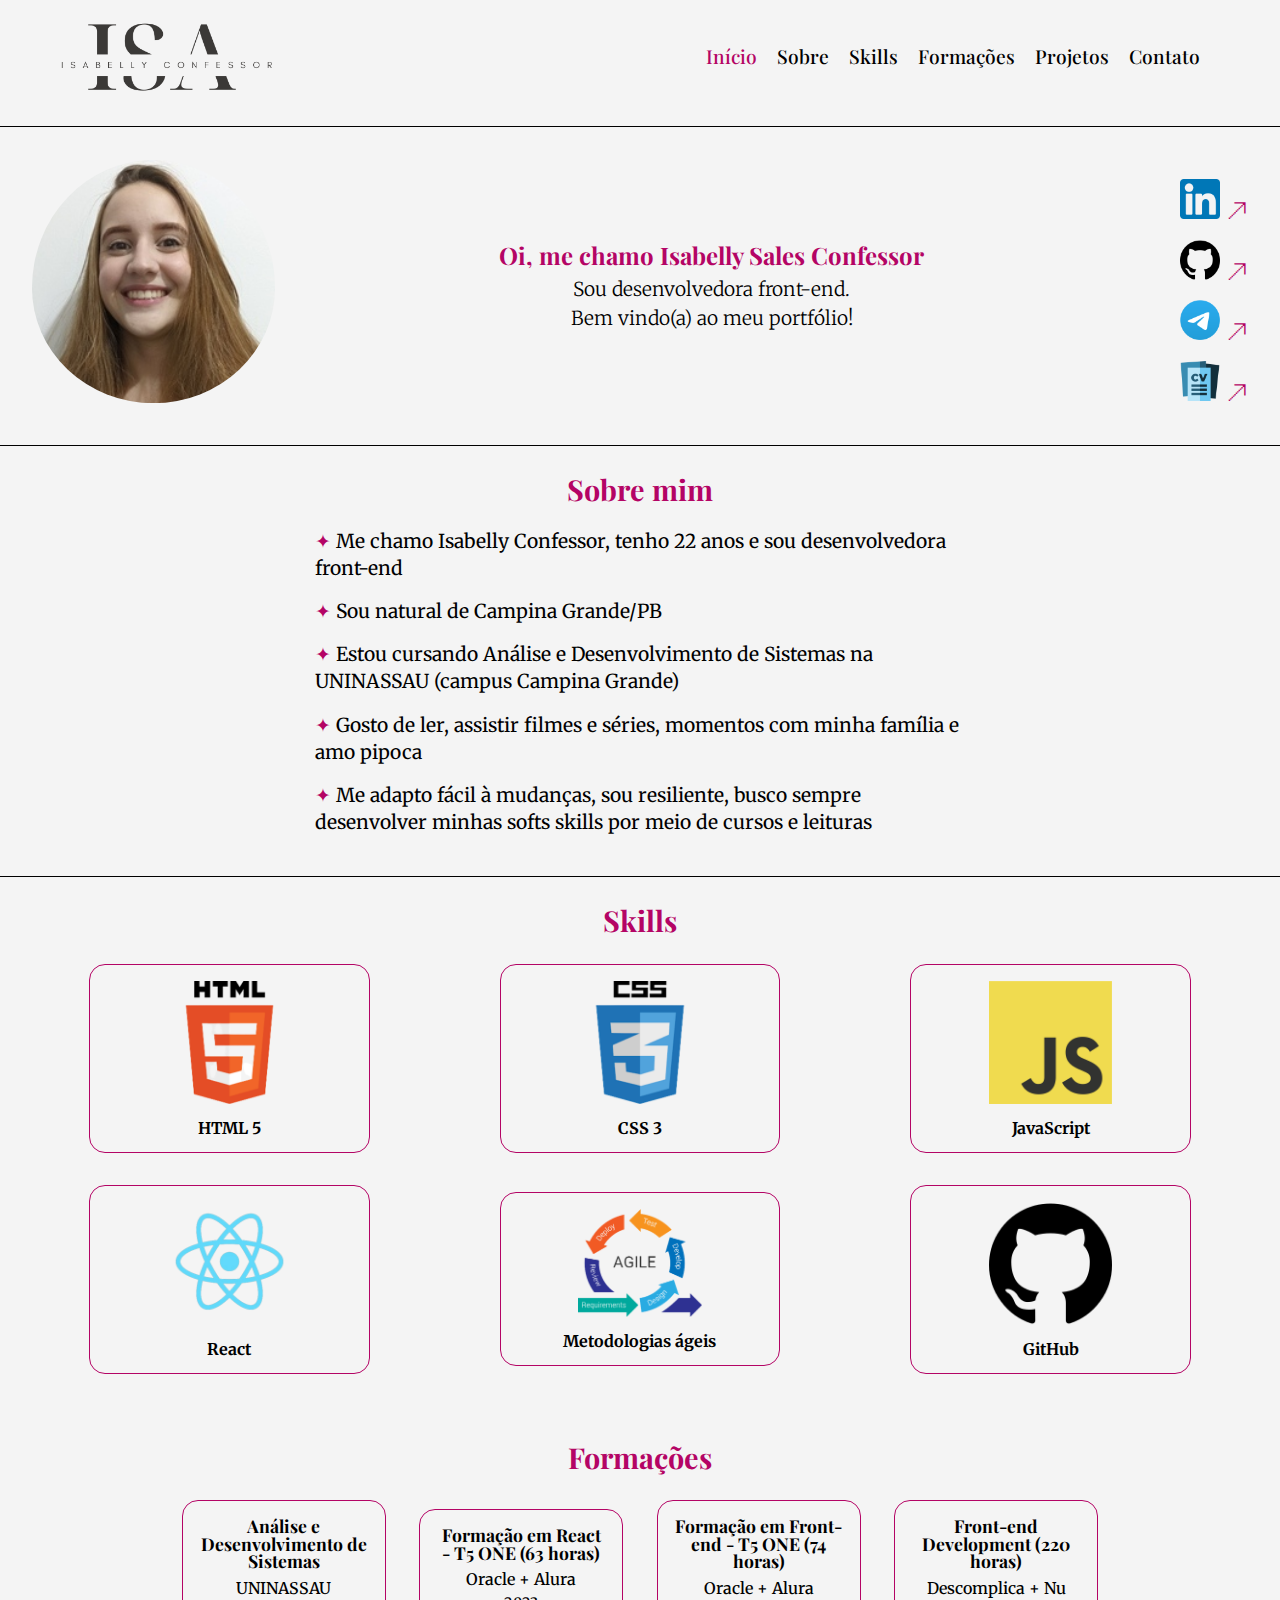
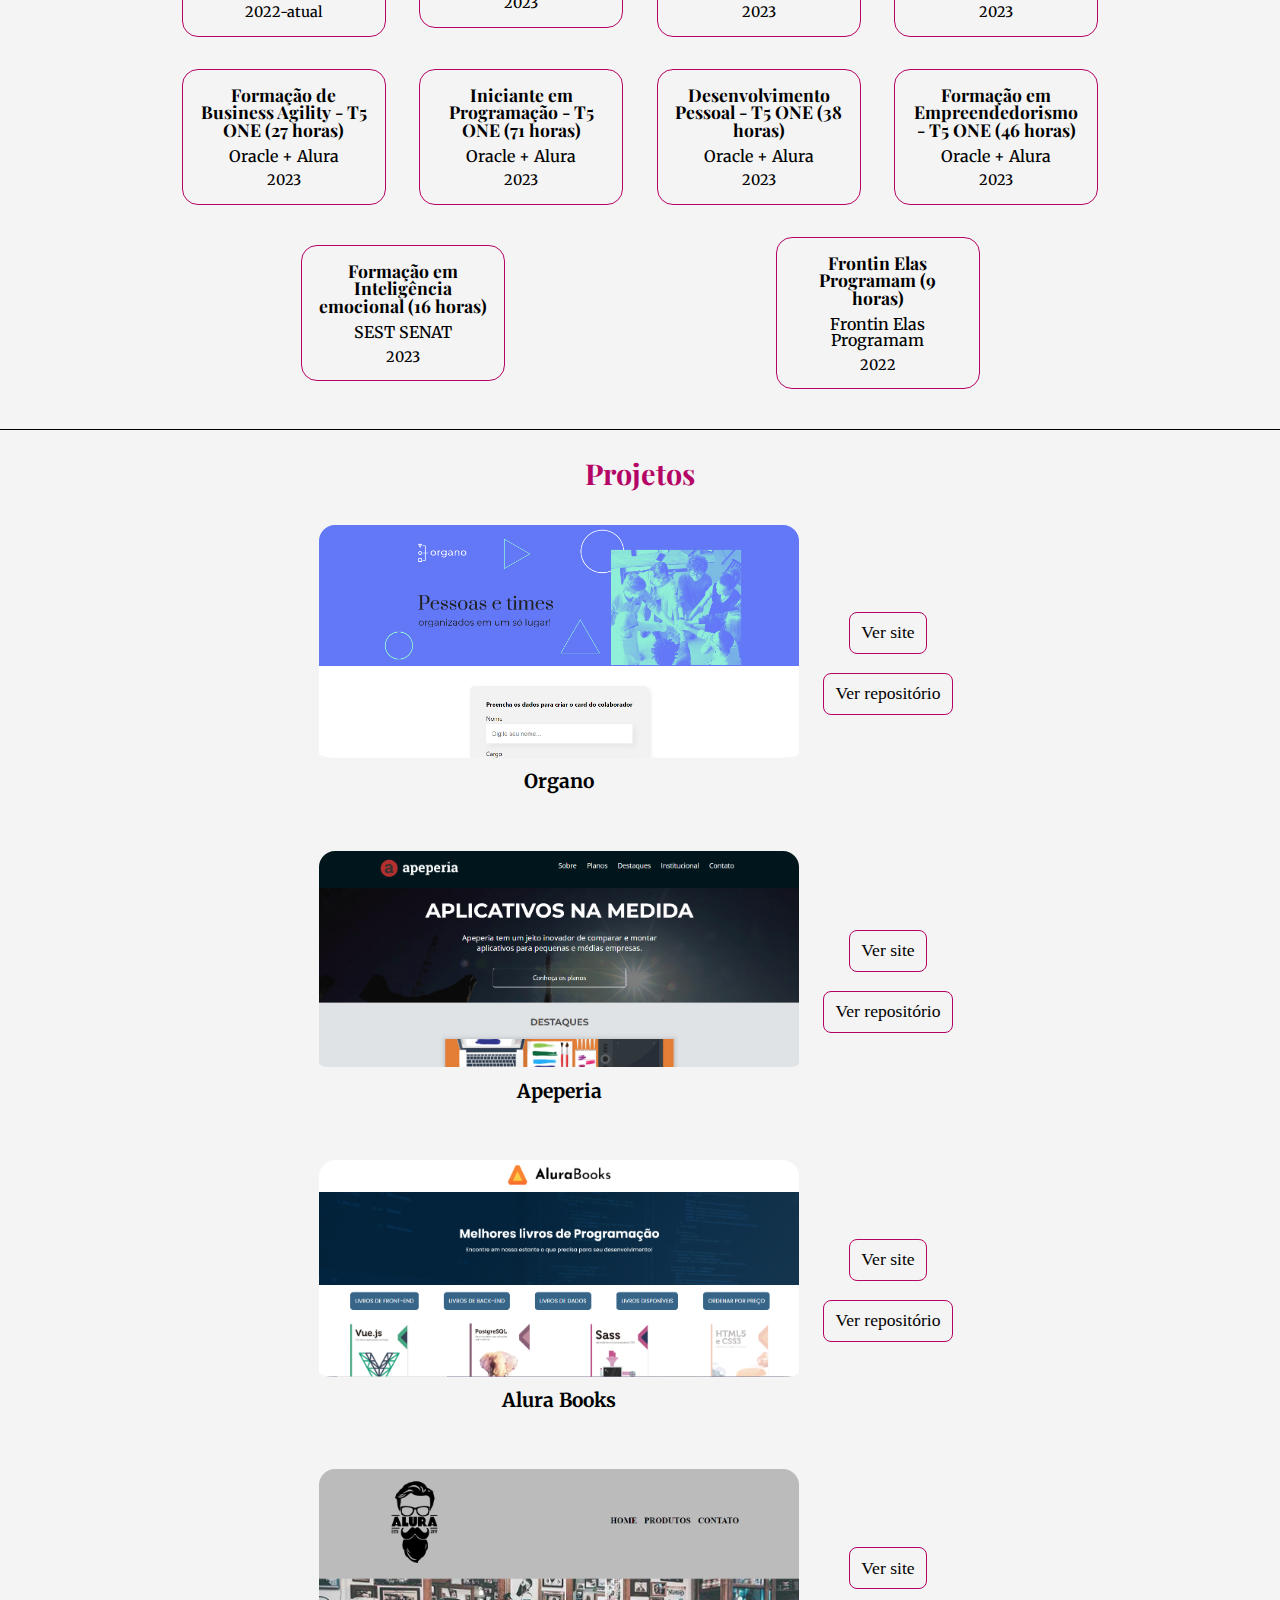
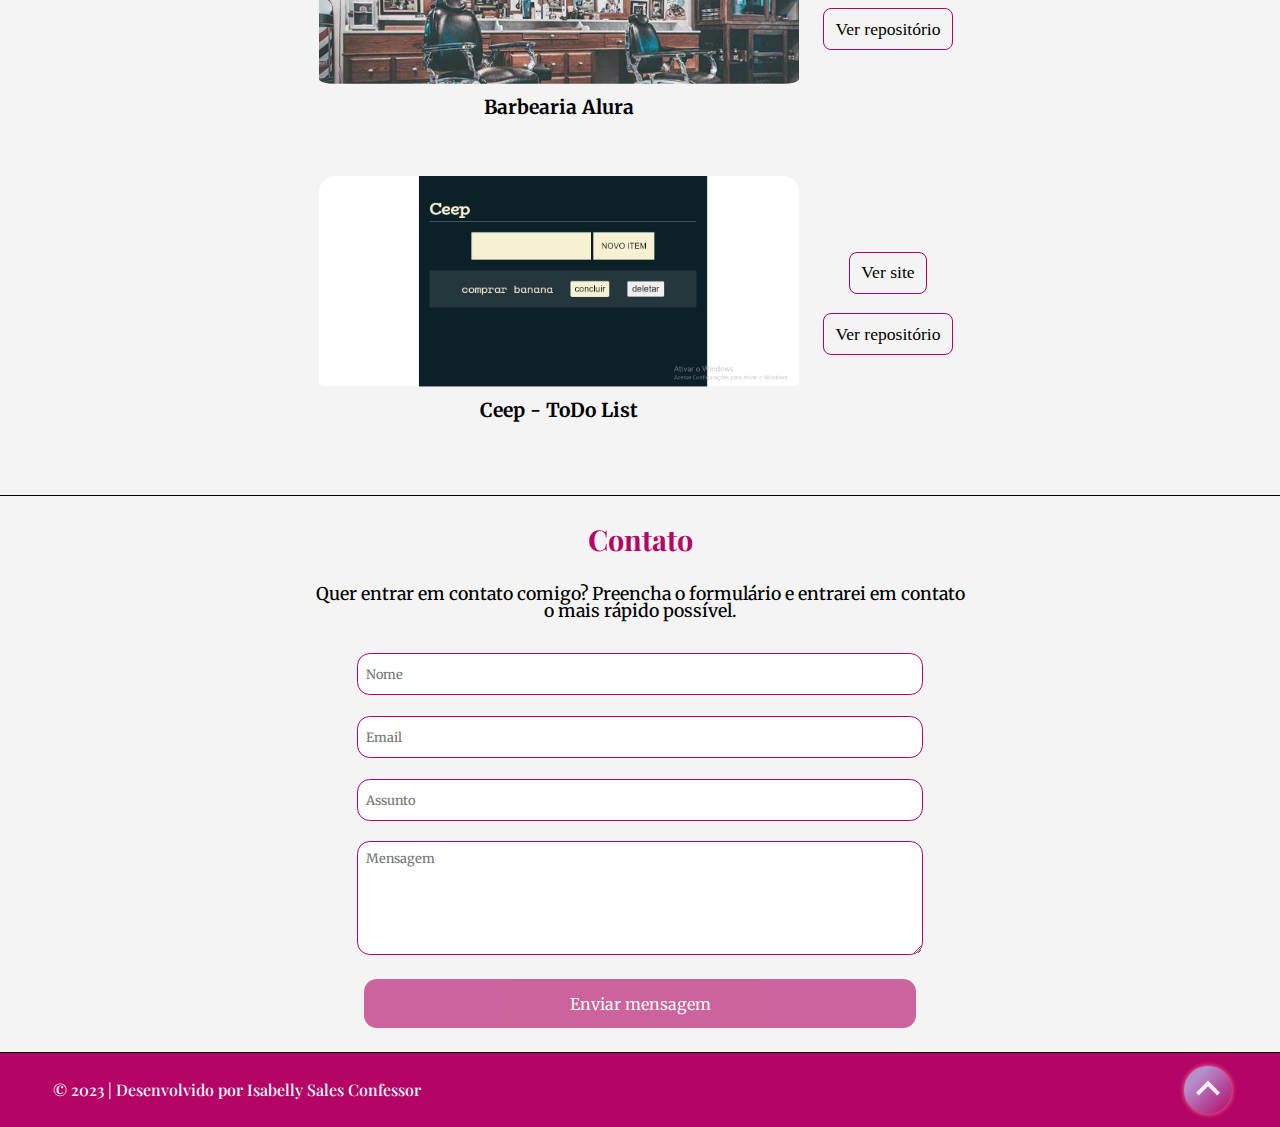
<file: index.html>
<!DOCTYPE html>
<html>
    <head>
        <meta charset="UTF-8">
        <meta name="viewport" content="width=device-width, initial-scale=1.0">
        <link rel="preconnect" href="https://fonts.googleapis.com">
        <link rel="preconnect" href="https://fonts.gstatic.com" crossorigin>
        <link href="https://fonts.googleapis.com/css2?family=Barlow&family=Merriweather:wght@300;400;700&family=Playfair+Display:wght@400;500;700&display=swap" rel="stylesheet">
        <link rel="stylesheet" href="css index.html/reset.css">
        <link rel="stylesheet" href="css index.html/base.css">
        <link rel="stylesheet" href="css index.html/cabecalho.css">
        <link rel="stylesheet" href="css index.html/inicio.css">
        <link rel="stylesheet" href="css index.html/sobre.css">
        <link rel="stylesheet" href="css index.html/skills.css">
        <link rel="stylesheet" href="css index.html/formacoes.css">
        <link rel="stylesheet" href="css index.html/projetos.css">
        <link rel="stylesheet" href="css index.html/contato.css">
        <link rel="stylesheet" href="css index.html/rodape.css">

        <title>Isabelly Confessor | Portfólio</title>
        <link rel="icon" href="img/logo_icone_titulo.png" type="image/x-icon">
    </head>

    <body>
        <header class="cabecalho" id="cabecalho">
            <img class="img__cabecalho" src="img/logo_cortada.png" alt="Logo Isabelly Confessor">
            <nav class="nav__links">
                <li class="lista__links">
                    <ul class="link rosa"><a href="#cabecalho">Início</a></ul>
                    <ul class="link"><a href="#sobre">Sobre</a></ul>
                    <ul class="link"><a href="#skills">Skills</a></ul>
                    <ul class="link"><a href="#formacoes">Formações</a></ul>
                    <ul class="link"><a href="#projetos">Projetos</a></ul>
                    <ul class="link"><a href="#contato">Contato</a></ul>
                </li>
            </nav>
        </header>

        <section class="inicio" id="inicio">
            <img class="img__inicio" src="img/foto_inicio.jpg" alt="Foto de Isabelly Confessor">
            <div class="informacao__inicio">
                <h1 class="titulo__inicio">Oi, me chamo Isabelly Sales Confessor</h1>
                <h3 class="descricao__inicio">Sou desenvolvedora front-end.</h3>
                <h3 class="descricao__inicio">Bem vindo(a) ao meu portfólio!</h3>
            </div>
            <div class="redes-sociais">
                <div class="link__redes">
                    <a href="https://www.linkedin.com/in/isabelly-sales-confessor/" target="_blank">
                        <img class="img__redes" src="img/linkedin_logo.png">
                    </a>
                </div>
                <div class="link__redes">
                    <a href="https://github.com/Isabellyconfessor" target="_blank">
                        <img class="img__redes" src="img/github_logo.png">
                    </a>
                </div>
                <div class="link__redes">
                    <a href="https://t.me/isabellyconfessor" target="_blank">
                        <img class="img__redes" src="img/telegram_logo.png">
                    </a>
                </div>
                <div class="link__redes">
                    <a href="https://drive.google.com/file/d/1uRd1xCuHAH8hICIW_yOPWO5ntPC1iZg_/view?usp=drive_link" target="_blank">
                        <img class="img__redes" src="img/curriculo_logo.png">
                    </a>
                </div>
            </div>
        </section>

        <section class="sobre" id="sobre">
            <h1 class="titulo__sobre">Sobre mim</h1>
            <ul class="lista__sobre" type="disc">
                <li class="itens__sobre">Me chamo Isabelly Confessor, tenho 22 anos e sou desenvolvedora front-end</li>
                <li class="itens__sobre">Sou natural de Campina Grande/PB</li>
                <li class="itens__sobre">Estou cursando Análise e Desenvolvimento de Sistemas na UNINASSAU (campus Campina Grande)</li>
                <li class="itens__sobre">Gosto de ler, assistir filmes e séries, momentos com minha família e amo pipoca</li>
                <li class="itens__sobre">Me adapto fácil à mudanças, sou resiliente, busco sempre desenvolver minhas softs skills por meio de cursos e leituras</li>
            </ul>
        </section>

        <section class="skills" id="skills">
            <h1 class="titulo__skills">Skills</h1>
            <div class="container-geral__skills">
                <div class="container__skills">
                    <img class="img__skills" src="img/logo_html5.png" alt="HTML 5">
                    <p class="descricao__skills">HTML 5</p>
                </div>
                <div class="container__skills">
                    <img class="img__skills" src="img/logo_css3.png" alt="CSS 3">
                    <p class="descricao__skills">CSS 3</p>
                </div>
                <div class="container__skills">
                    <img class="img__skills" src="img/logo_javascript.png" alt="JavaScript">
                    <p class="descricao__skills">JavaScript</p>
                </div>
                <div class="container__skills">
                    <img class="img__skills" src="img/logo_react.png" alt="React">
                    <p class="descricao__skills">React</p>
                </div>
                <div class="container__skills">
                    <img class="img__skills" src="img/metodologias_ageis.png" alt="Metodologias ágeis">
                    <p class="descricao__skills">Metodologias ágeis</p>
                </div>
                <div class="container__skills">
                    <img class="img__skills" src="img/github_logo.png" alt="GitHub">
                    <p class="descricao__skills">GitHub</p>
                </div>
            </div>
        </section>

        <section class="formacoes" id="formacoes">
            <h1 class="titulo__formacoes">Formações</h1>
            <div class="container__formacoes">
                <div class="formacao">
                    <h3 class="titulo__formacao">Análise e Desenvolvimento de Sistemas</h3>
                    <p class="descricao__formacao">UNINASSAU</p>
                    <p class="data__formacao">2022-atual</p>
                </div>
                <div class="formacao">
                    <h3 class="titulo__formacao">Formação em React - T5 ONE (63 horas)</h3>
                    <p class="descricao__formacao">Oracle + Alura</p>
                    <p class="data__formacao">2023</p>
                </div>
                <div class="formacao">
                    <h3 class="titulo__formacao">Formação em Front-end - T5 ONE (74 horas)</h3>
                    <p class="descricao__formacao">Oracle + Alura</p>
                    <p class="data__formacao">2023</p>
                </div>
                <div class="formacao">
                    <h3 class="titulo__formacao">Front-end Development (220 horas)</h3>
                    <p class="descricao__formacao">Descomplica + Nu</p>
                    <p class="data__formacao">2023</p>
                </div>
                <div class="formacao">
                    <h3 class="titulo__formacao">Formação de Business Agility - T5 ONE (27 horas)</h3>
                    <p class="descricao__formacao">Oracle + Alura</p>
                    <p class="data__formacao">2023</p>
                </div>
                <div class="formacao">
                    <h3 class="titulo__formacao">Iniciante em Programação - T5 ONE (71 horas)</h3>
                    <p class="descricao__formacao">Oracle + Alura</p>
                    <p class="data__formacao">2023</p>
                </div>
                <div class="formacao">
                    <h3 class="titulo__formacao">Desenvolvimento Pessoal - T5 ONE (38 horas)</h3>
                    <p class="descricao__formacao">Oracle + Alura</p>
                    <p class="data__formacao">2023</p>
                </div>
                <div class="formacao">
                    <h3 class="titulo__formacao"> Formação em Empreendedorismo - T5 ONE (46 horas)</h3>
                    <p class="descricao__formacao">Oracle + Alura</p>
                    <p class="data__formacao">2023</p>
                </div>
                <div class="formacao">
                    <h3 class="titulo__formacao">Formação em Inteligência emocional (16 horas)</h3>
                    <p class="descricao__formacao">SEST SENAT</p>
                    <p class="data__formacao">2023</p>
                </div>
                <div class="formacao">
                    <h3 class="titulo__formacao">Frontin Elas Programam (9 horas)</h3>
                    <p class="descricao__formacao">Frontin Elas Programam</p>
                    <p class="data__formacao">2022</p>
                </div>
            </div>
        </section>

        <section class="projetos" id="projetos">
            <h1 class="titulo__projetos">Projetos</h1>
            <div class="container-geral__projetos">
                <div class="container__projeto">
                    <div class="projeto">
                        <img class="img__projeto" src="img/organo.png" alt="Organo">
                        <p class="descricao__projeto">Organo</p>
                    </div>
                    <div class="links">
                        <a class="botao__projeto" href="https://organo-aca2ohxlh-isabelly-confessors-projects.vercel.app/" target="_blank">Ver site</a>
                        <a class="botao__projeto" href="https://github.com/Isabellyconfessor/organo" target="_blank">Ver repositório</a>
                    </div>
                </div>
                <div class="container__projeto">
                    <div class="projeto">
                        <img class="img__projeto" src="img/apepperia.png" alt="Apepperia">
                        <p class="descricao__projeto">Apeperia</p>
                    </div>
                    <div class="links">
                        <a class="botao__projeto" href="https://isabellyconfessor.github.io/layout-responsivo/" target="_blank">Ver site</a>
                        <a class="botao__projeto" href="https://github.com/Isabellyconfessor/layout-responsivo" target="_blank">Ver repositório</a>
                    </div>
                </div>
                <div class="container__projeto">
                    <div class="projeto">
                        <img class="img__projeto" src="img/alurabooks.png" alt="Alura Books">
                        <p class="descricao__projeto">Alura Books</p>
                    </div>
                    <div class="links">
                        <a class="botao__projeto" href="https://isabellyconfessor.github.io/alura-books/" target="_blank">Ver site</a>
                        <a class="botao__projeto" href="https://github.com/Isabellyconfessor/alura-books" target="_blank">Ver repositório</a>
                    </div>
                </div>
                <div class="container__projeto">
                    <div class="projeto">
                        <img class="img__projeto" src="img/barbearia_alura.png" alt="Barbearia Alura">
                        <p class="descricao__projeto">Barbearia Alura</p>
                    </div>
                    <div class="links">
                        <a class="botao__projeto" href="https://isabellyconfessor.github.io/barbearia-alura/" target="_blank">Ver site</a>
                        <a class="botao__projeto" href="https://github.com/Isabellyconfessor/barbearia-alura" target="_blank">Ver repositório</a>
                    </div>
                </div>
                <div class="container__projeto">
                    <div class="projeto">
                        <img class="img__projeto" src="img/toDo_list.png" alt="Ceep - ToDo List">
                        <p class="descricao__projeto">Ceep - ToDo List</p>
                    </div>
                    <div class="links">
                        <a class="botao__projeto" href="https://isabellyconfessor.github.io/toDo-list/" target="_blank">Ver site</a>
                        <a class="botao__projeto" href="https://github.com/Isabellyconfessor/toDo-list" target="_blank">Ver repositório</a>
                    </div>
                </div>        
            </div>
        </section>
        
        <section class="contato" id="contato">
            <h1 class="titulo__contato">Contato</h1>
            <div class="container__contato">
                <p class="descricao__contato">Quer entrar em contato comigo? Preencha o formulário e entrarei em contato o mais rápido possível.</p>
                <form method="POST" action="https://formsubmit.co/isabellysales4536@gmail.com" enctype="multipart/form-data">
                    <div class="campo__contato">
                        <input placeholder="Nome" type="text" id="nome" name="nome_usuario" required/>
                    </div>
                    <div class="campo__contato">
                        <input placeholder="Email" type="email" id="email" name="email_usuario" required/>
                    </div>
                    <div class="campo__contato">
                        <input placeholder="Assunto" type="text" id="assunto" name="assunto_usuario" required/>
                    </div>
                    <div class="campo__contato">
                        <textarea placeholder="Mensagem" id="mensagem" name="mensagem_usuario" rows="5" cols="40" required></textarea>
                    </div>
                    <div class="botao__contato">
                        <button class="botao__enviar" type="submit" value="Enviar">Enviar mensagem</button>
                    </div>
                    <input type="hidden" name="_captcha" value="false">
                    <input type="hidden" name="_next" value="https://isabellyconfessor.github.io/portfolio/obrigado.html">
                </form>
            </div>
        </section>


        <footer class="rodape">
            <p class="texto__rodape">&#169; 2023 | Desenvolvido por Isabelly Sales Confessor</p>
            <a href="#">
                <button class="botao__rodape">
                    <svg xmlns="http://www.w3.org/2000/svg" width="24" height="24" viewBox="0 0 24 24">
                        <path d="M0 16.67l2.829 2.83 9.175-9.339 9.167 9.339 2.829-2.83-11.996-12.17z"></path>
                    </svg>
                </button>
            </a>
        </footer>
    </body>
</html>
</file>
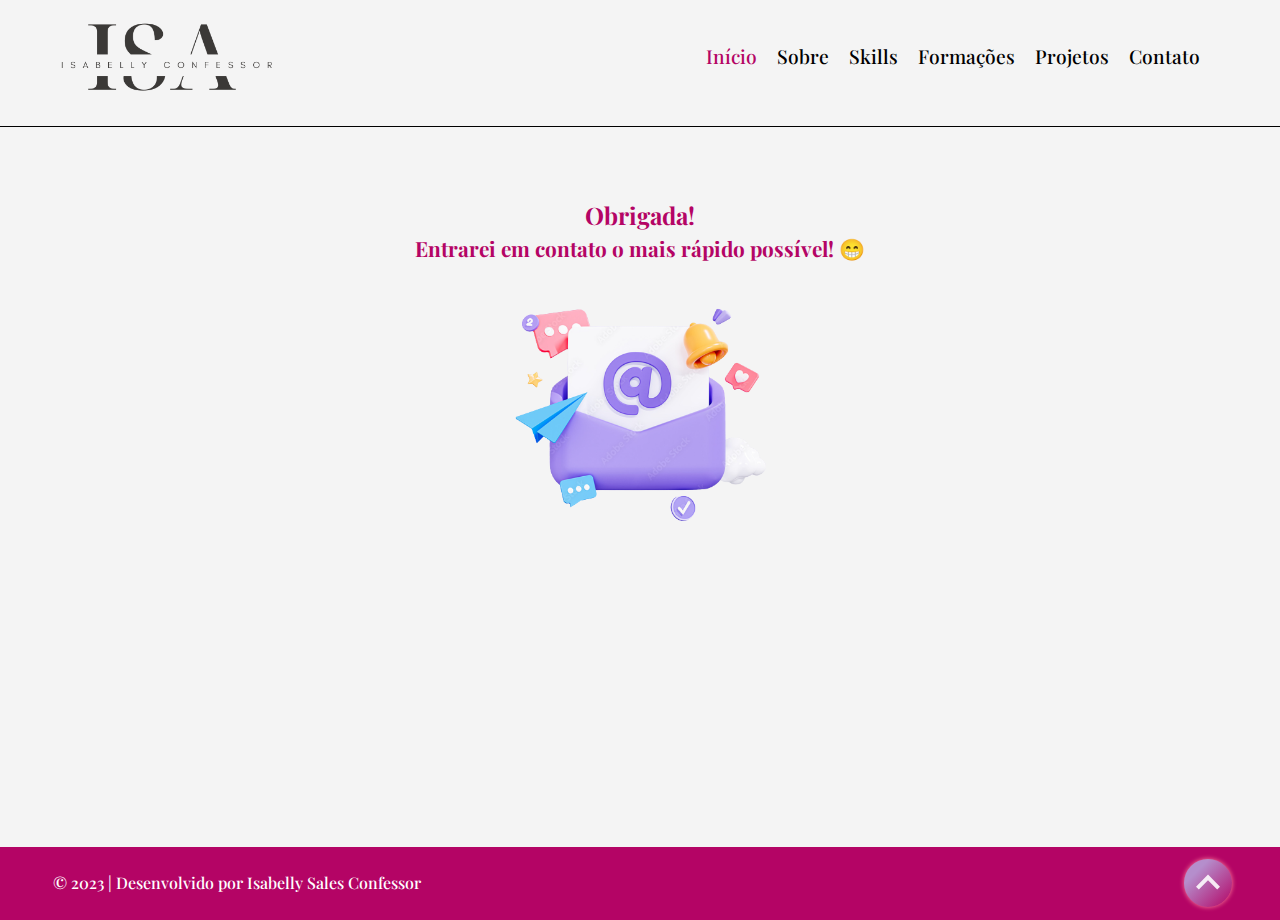
<file: obrigado.html>
<!DOCTYPE html>
<html>
    <head>
        <meta charset="UTF-8">
        <meta name="viewport" content="width=device-width, initial-scale=1.0">
        <link rel="preconnect" href="https://fonts.googleapis.com">
        <link rel="preconnect" href="https://fonts.gstatic.com" crossorigin>
        <link href="https://fonts.googleapis.com/css2?family=Barlow&family=Merriweather:wght@300;400;700&family=Playfair+Display:wght@400;500;700&display=swap" rel="stylesheet">
        <link rel="stylesheet" href="css obrigado.html/reset.css">
        <link rel="stylesheet" href="css obrigado.html/base.css">
        <link rel="stylesheet" href="css obrigado.html/cabecalho.css">
        <link rel="stylesheet" href="css obrigado.html/obrigado.css">
        <link rel="stylesheet" href="css obrigado.html/rodape.css">

        <title>Isabelly Confessor | Agradecimento de contato</title>
        <link rel="icon" href="img/logo_icone_titulo.png" type="image/x-icon">
    </head>

    <body>
        <header class="cabecalho" id="cabecalho">
            <img class="img__cabecalho" src="img/logo_cortada.png" alt="Logo Isabelly Confessor">
            <nav class="nav__links">
                <li class="lista__links">
                    <ul class="link rosa"><a href="https://isabellyconfessor.github.io/portfolio/index.html#cabecalho">Início</a></ul>
                    <ul class="link"><a href="https://isabellyconfessor.github.io/portfolio/index.html#sobre">Sobre</a></ul>
                    <ul class="link"><a href="https://isabellyconfessor.github.io/portfolio/index.html#skills">Skills</a></ul>
                    <ul class="link"><a href="https://isabellyconfessor.github.io/portfolio/index.html#formacoes">Formações</a></ul>
                    <ul class="link"><a href="https://isabellyconfessor.github.io/portfolio/index.html#projetos">Projetos</a></ul>
                    <ul class="link"><a href="https://isabellyconfessor.github.io/portfolio/index.html#contato">Contato</a></ul>
                </li>
            </nav>
        </header>

        <section class="obrigado">
            <h1 class="titulo__obrigado">Obrigada!</h1>
            <h2 class="msg__obrigado">Entrarei em contato o mais rápido possível! &#128513;</h2>
            <div class="container_img__obrigado">
                <img class="img__obrigado" src="img/img_email-removebg-preview.png" alt="Email com avião de papel e sinos">
            </div>
            
        </section>

        <footer class="rodape">
            <p class="texto__rodape">&#169; 2023 | Desenvolvido por Isabelly Sales Confessor</p>
            <a href="#">
                <button class="botao__rodape">
                    <svg xmlns="http://www.w3.org/2000/svg" width="24" height="24" viewBox="0 0 24 24">
                        <path d="M0 16.67l2.829 2.83 9.175-9.339 9.167 9.339 2.829-2.83-11.996-12.17z"></path>
                    </svg>
                </button>
            </a>
        </footer>
    </body>
</html>
</file>
<file: css index.html/base.css>
* {
    margin: 0;
}

header, section{
    background-color: var(--fundo);
}

:root {
    --fundo: #f4f4f4;
    --destaques-rosa: #b40465;
    --borda-preta: #000;
    --fonte-cabecalho: 'Playfair Display', serif;

    --fonte-titulo:'Playfair Display', serif;
    --fonte-descricao: 'Merriweather', serif;
}
</file>
<file: css index.html/cabecalho.css>
.cabecalho {
    width: 100%;
    box-sizing: border-box;
    display: flex;
    flex-direction: column;
    align-items: center;
    padding-top: 0.5rem;
    padding-bottom: 0.5rem;
    border-bottom: 1px solid var(--borda-preta);
    font-family: var(--fonte-cabecalho);
}

.img__cabecalho {
    width:50%;
    padding-bottom: 1rem;
}

.nav__links {
    text-align: center;
    padding-left: 1.5rem;
    padding-right: 1.5rem;
}

.link {
    font-size: 1.1rem;
    display: inline-block;
    margin-right: .5rem;
    margin-left: .5rem;
    margin-bottom: 0.8rem;
    font-size: 1rem;    
    font-weight: 500;
}

.link:hover {
    text-decoration: underline var(--destaques-rosa);
}

.rosa {
    color: var(--destaques-rosa);
}

@media screen and (min-width:768px) {
    .cabecalho{
        padding-bottom: 0.8rem;
    }
    .img__cabecalho {
        width:25%;
    }
    .link {
        font-size: 1rem;
    }    
}

@media screen and (min-width:1024px) {
    .cabecalho {
        flex-direction: row;
        justify-content: space-between;
        padding: 0.3rem 3rem;
        border-bottom: 1.5px solid var(--borda-preta);
    }
    .img__cabecalho {
        width:20%;
    }
    .link {
        font-size: 1.2rem;
    }    
}

@media screen and (min-width:1440px) {
    .link {
        font-size: 1.5rem;
    }    
}
</file>
<file: css index.html/inicio.css>
.inicio {
    padding: 1.5rem;
    padding-top: 1.8rem;
    text-align: center;
    box-sizing: border-box;
    border-bottom: 1px solid var(--borda-preta);
}

.img__inicio {
   width: 40%;
   padding-bottom: 0.8rem;
   border-radius: 100%;
}

.titulo__inicio {
    padding-bottom: 0.5rem;
    font-weight: 700;
    color: var(--destaques-rosa);
    font-family: var(--fonte-titulo);
    font-size: 1rem;
}

.descricao__inicio {
    font-weight: 300;
    font-size: 0.8rem;
    line-height: 1.2rem;
    font-family: var(--fonte-descricao);
}

.redes-sociais {
    display: flex;
    flex-wrap: nowrap;
    flex-direction: row;
    justify-content: space-around;
    padding-top: 1rem;
    max-width: 600px;
    margin: 0 auto;
}
.link__redes {
    font-size: 1rem;
}

.img__redes {
    width: 30%;
}

@media screen and (min-width:768px) {
    .img__inicio {
        width: 20%;
    }
    .titulo__inicio {
        font-size: 1.3rem;
    }
    .descricao__inicio {
        font-size: 1rem;
        line-height: 1.5rem;
    }
    .redes-sociais {
        padding-top: 1.5rem;
        max-width: 450px;
    }
    .link__redes {
        font-size: 1.2rem;
    }
    .img__redes {
        width: 23%;
    }
}

@media screen and (min-width:1024px) {
    .inicio {
        display: flex;
        align-items: center;
        box-sizing: border-box;
        padding-left: 2rem;
        padding-right: 2rem;
        justify-content: space-evenly;
        border-bottom: 1.5px solid var(--borda-preta);
    }
    .informacao__inicio {
        margin: 0 auto;
    }
    .img__inicio {
        width: 20%;
    }
    .titulo__inicio {
        font-size: 1.5rem;
    }
    .descricao__inicio {
        font-size: 1.2rem;
        line-height: 1.8rem;
    }
    .redes-sociais {
        flex-direction: column;
        text-align: right;
        margin: 0;
    }
    .link__redes {
        padding-bottom: 1rem;
        font-size: 1.4rem;
        max-width: 100px;
    }
    .img__redes {
        width: 40%;
    }
    .link__redes::after  {
        content: '\1F865';
        color: var(--destaques-rosa);
    }
}

@media screen and (min-width:1440px) {
    .titulo__inicio {
        font-size: 1.8rem;
    }
    .descricao__inicio {
        font-size: 1.5rem;
    }
    .link__redes {
        padding-bottom: 1.2rem;
        font-size: 1.5rem;
    }
    .img__redes {
        width: 35%;
    }
}
</file>
<file: css index.html/sobre.css>
.sobre {
    padding: 1.5rem;
    padding-top: 1.8rem;
    box-sizing: border-box;
    border-bottom: 1px solid var(--borda-preta);

}

.titulo__sobre {
    font-family: var(--fonte-titulo);
    font-size: 1.3rem;
    color: var(--destaques-rosa);
    font-weight: 700;
    text-align: center;
    padding-bottom: 1.5rem
}

.lista__sobre{
    padding-left: 1rem;
    padding-right: 1rem;
}

.itens__sobre {
    padding-bottom: 0.8rem;
    line-height: 1.1rem;
    max-width: 550px;
    margin: 0 auto;
    font-family: var(--fonte-descricao);
    font-size: 0.8rem;
}

.itens__sobre::before {
    content: '\2726  ';
    color: var(--destaques-rosa);
}

@media screen and (min-width: 768px) {
    .titulo__sobre {
        font-size: 1.5rem;
    }
    .itens__sobre {
        font-size: 1rem;
        line-height: 1.3rem;
    }
}

@media screen and (min-width: 1024px) {
    .titulo__sobre {
        font-size: 1.8rem;
    }
    .itens__sobre {
        font-size: 1.2rem;
        max-width: 650px;
        line-height: 1.7rem;
        padding-bottom: 1rem;
    }
}

@media screen and (min-width: 1440px) {
    .titulo__sobre {
        font-size: 2rem;
    }
    .itens__sobre {
        font-size: 1.5rem;
        max-width: 800px;
        line-height: 1.8rem;
        padding-bottom: 1rem;
    }
}
</file>
<file: css index.html/skills.css>
.skills {
    padding: 1.5rem;
    padding-top: 1.8rem;
}

.container-geral__skills {
    display: flex;
    box-sizing: border-box;
    flex-direction: row;
    flex-wrap: wrap;
    align-items: center;
    justify-content: space-around;
}

.titulo__skills {
    font-family: var(--fonte-titulo);
    font-size: 1.3rem;
    color: var(--destaques-rosa);
    font-weight: 700;
    text-align: center;
    padding-bottom: 0.8rem;
}

.container__skills {
    margin: 1rem;
    width: 25%;
    border: 1px solid var(--destaques-rosa);
    border-radius: 1rem;
    padding: 1rem;
    text-align: center;
}

.container__skills:hover {
    box-shadow: 3px 3px 10px var(--destaques-rosa);
    transform: scale(1.1);
}

.img__skills {
    width: 60%;
    padding-bottom: 0.5rem;
}

.descricao__skills {
    font-family: var(--fonte-descricao);
    font-size: 0.6rem;
    font-weight: 700;
    padding-top: 0.3rem;
}

@media screen and (min-width: 768px) {
    .titulo__skills {
        font-size: 1.5rem;
    }
    .container_geral__skills{
        max-width: 650px;
        margin: 0 auto;
    }
    .container__skills {
        width: 15%;
    }
    .img__skills {
        width: 45%;
    }
    .descricao__skills {
        font-size: 0.8rem;
    }
}

@media screen and (min-width: 1024px) {
    .titulo__skills {
        font-size: 1.8rem;
    }
    .container_geral__skills{
        max-width: 650px;
        margin: 0 auto;
    }
    .container__skills {
        width: 20%;
    }
    .img__skills {
        width: 50%;
    }
    .descricao__skills {
        font-size: 1rem;
    }
}

@media screen and (min-width: 1440px) {
    .titulo__skills {
        font-size: 2rem;
    }
    .container_geral__skills{
        max-width: 1200px;
        margin: 0 auto;
    }
    .container__skills {
        width: 25%;
    }
    .img__skills {
        width: 45%;
    }
    .descricao__skills {
        font-size: 1.4rem;
    }
}
</file>
<file: css index.html/formacoes.css>
.formacoes {
    padding: 1.5rem;
    padding-top: 1.8rem;
    border-bottom: 1px solid var(--borda-preta);
}

.titulo__formacoes {
    font-family: var(--fonte-titulo);
    font-size: 1.3rem;
    color: var(--destaques-rosa);
    font-weight: 700;
    text-align: center;
    padding-bottom: 0.8rem;
}

.container__formacoes {
    display: flex;
    box-sizing: border-box;
    flex-direction: row;
    flex-wrap: wrap;
    align-items: center;
    justify-content: space-around;
}

.formacao {
    margin: 1rem;
    width: 50%;
    border: 1px solid var(--destaques-rosa);
    border-radius: 1rem;
    padding: 1rem;
    text-align: center;
    max-width: 170px;
}

.formacao:hover {
    box-shadow: 3px 3px 10px var(--destaques-rosa);
    transform: scale(1.1);
}

.titulo__formacao {
    font-family: var(--fonte-titulo);
    font-size: 1rem;
    font-weight: 700;
    padding-bottom: 0.6rem;
}

.descricao__formacao {
    font-family: var(--fonte-descricao);
    font-size: 0.9rem;
    font-weight: 500;
    padding-bottom: 0.4rem;
}

.data__formacao {
    font-family: var(--fonte-descricao);
    font-size: 0.8rem;
    font-weight: 500;
}

@media screen and (min-width: 768px) {
    .titulo__formacoes{
        font-size: 1.5rem;
    }
    .container__formacoes{
        max-width: 750px;
        margin: 0 auto;
    }
    .formacao {
        width: 25%;
    }
}

@media screen and (min-width: 1024px) {
    .titulo__formacoes {
        font-size: 1.8rem;
    }
    .container__formacoes{
        max-width: 950px;
        margin: 0 auto;
    }
    .formacao {
        width: 45%;
    }
    .titulo__formacao {
        font-size: 1.1rem;
    }
    .descricao__formacao {
        font-size: 1rem;
        padding-bottom: 0.6rem;
    }
    .data__formacao {
        font-size: 0.9rem;
    }
}

@media screen and (min-width: 1440px) {
    .titulo__formacoes {
        font-size: 2rem;
    }
    .container__formacoes{
        max-width: 1250px;
        margin: 0 auto;
    }
    .formacao {
        width: 60%;
    }
    .titulo__formacao {
        font-size: 1.2rem;
    }
    .descricao__formacao {
        font-size: 1.1rem;
        padding-bottom: 0.7rem;
    }
    .data__formacao {
        font-size: 1rem;
    }
}
</file>
<file: css index.html/projetos.css>
.projetos {
    padding: 1.5rem;
    padding-top: 1.8rem;
    border-bottom: 1px solid var(--borda-preta);
}

.container_geral__projetos {
    display: flex;
    box-sizing: border-box;
    flex-direction: row;
    flex-wrap: wrap;
    align-items: center;
}

.container__projeto {
    width: 100%;
    border-radius: 1rem;
    text-align: center;
    padding-bottom: 1rem;
    max-width: 300px;
    margin: 1rem auto;
}

.container__projeto:hover {
    border: 1px solid var(--destaques-rosa);
    box-shadow: 3px 3px 10px var(--destaques-rosa);
    transform: scale(1.1);
}

.titulo__projetos {
    font-family: var(--fonte-titulo);
    font-size: 1.3rem;
    color: var(--destaques-rosa);
    font-weight: 700;
    text-align: center;
    padding-bottom: 0.8rem;
}

.projeto {
    width: 95%;
    border-radius: 1rem;
    padding: 0.5rem;
}

.img__projeto {
    width: 100%;
    padding-bottom: 0.7rem;
    border-radius: 1rem;
    align-items: center;
}

.descricao__projeto {
    font-family: var(--fonte-descricao);
    font-size: 1rem;
    font-weight: 700;
    padding-bottom: 0.7rem;
}

.botao__projeto {
    border: 1px solid var(--destaques-rosa);
    padding: 0.3rem 0.6rem;
    margin: 0.6rem;
    border-radius: 0.5rem;
}

.botao__projeto:hover {
    box-shadow: 3px 3px 10px var(--destaques-rosa);
    transform: scale(1.1);
    background-color: var(--destaques-rosa);
    color: white;
}

@media screen and (min-width: 768px) {
    .titulo__projetos {
        font-size: 1.5rem;
    }
    .container_geral__projetos{
        max-width: 750px;
        margin: 0 auto;
    }
    .container__projeto {
        max-width: 500px;  
    }
    .descricao__projeto {
        font-size: 1.1rem;
    }
    .botao__projeto {
        font-size: 1.1rem;
    }
}

@media screen and (min-width: 1024px) {
    .titulo__projetos {
        font-size: 1.8rem;
    }
    .container_geral__projetos{
        margin: 1 auto;
        max-width: 900px;
    }
    .container__projeto {
        display: flex;
        justify-content: center; 
        max-width: 800px;
    }
    .projeto {
        width: 60%;
    }
    .descricao__projeto {
        font-size: 1.2rem;
    }
    .botao__projeto {
        font-size: 1.1rem;
        padding: 0.7rem;
        margin: 0.6rem;
    }
    .links {
        display: flex;
        flex-direction: column;
        align-items: center;
        align-self: center;
        padding: 0.4rem;
    }
}

@media screen and (min-width: 1440px) {
    .titulo__projetos {
        font-size: 2rem;
    }
    .container_geral__projetos{
        max-width: 1200px;
    }
    .container__projeto {
        max-width: 1000px;  
    }
    .projeto {
        width: 70%;
    }
    .descricao__projeto {
        font-size: 1.3rem;
    }
    .botao__projeto {
        font-size: 1.2rem;
    }
}
</file>
<file: css index.html/contato.css>
.contato {
    padding: 1.5rem;
    padding-top: 1.8rem;
    border-bottom: 1px solid var(--borda-preta);
    text-align: center;
}

.titulo__contato {
    font-family: var(--fonte-titulo);
    font-size: 1.3rem;
    color: var(--destaques-rosa);
    font-weight: 700;
    text-align: center;
    padding-bottom: 0.8rem;
}

.descricao__contato {
    font-family: var(--fonte-descricao);
    font-size: 0.8rem;
    font-weight: 500;
    padding-bottom: 0.7rem;
    padding-top: 0.7rem;
}

form {
    width: 100%;
    margin: 0 auto;
}

.campo__contato {
    margin: 1.3rem;
}

input {
    height: 1.5rem;
    width: 90%;
    padding: 0.5rem;
    font-family: var(--fonte-descricao);
    font-size: 0.8rem;
    border-radius: 0.8rem;
    border: 1px solid var(--destaques-rosa);
}

input:focus{
    box-shadow: 3px 3px 10px var(--destaques-rosa);
    border-color: var(--destaques-rosa);
}

textarea {
    height: 6rem;
    width: 90%;
    padding: 0.5rem;
    font-family: var(--fonte-descricao);
    font-size: 0.8rem;
    border-radius: 0.8rem;
    border: 1px solid var(--destaques-rosa);
}

textarea:focus{
    box-shadow: 3px 3px 10px var(--destaques-rosa);
    border-color: var(--destaques-rosa);
}

.botao__enviar {
    padding: 0.5rem 0.7rem;
    width: 85%;
    background-color: var(--destaques-rosa);
    color: white;
    border: none;
    border-radius: 0.8rem;
    font-family: var(--fonte-descricao);
    font-size: 0.8rem;
    opacity: 0.6;
}

.botao__enviar:hover, .botao__enviar:focus {
    box-shadow: 3px 3px 10px var(--destaques-rosa);
    opacity: 1;
}

@media screen and (min-width: 768px) {
    .container__contato {
        max-width: 550px;
        margin: 0 auto;
    }
    .titulo__contato {
        font-size: 1.5rem;
    }
    .descricao__contato {
        font-size: 0.9rem;
    }
    .botao__enviar {
        padding: 0.7rem 0.7rem;
        font-size: 0.9rem;
    }
}

@media screen and (min-width: 1024px) {
    .container__contato {
        max-width: 650px;
        margin: 0 auto;
        padding-top: 0.5rem;
    }
    .titulo__contato {
        font-size: 1.8rem;
    }
    .descricao__contato {
        font-size: 1.1rem;
    }
    .botao__enviar {
        padding: 0.9rem 0.7rem;
        font-size: 1rem;
    }
}

@media screen and (min-width: 1440px) {
    .container__contato {
        max-width: 750px;
        margin: 0 auto;
    }
    .titulo__contato {
        font-size: 2rem;
    }
    .descricao__contato {
        font-size: 1.3rem;
    }
    .botao__enviar {
        padding: 1rem 0.7rem;
        font-size: 1.1rem;
    }
}
</file>
<file: css index.html/rodape.css>
footer {
    width: 100%;
    background-color: var(--destaques-rosa);
    display: flex;
    justify-content: space-between;
    align-items: center;
    box-sizing: border-box;
}

.texto__rodape {
    font-family: var(--fonte-titulo);
    font-size: 0.8rem;
    font-weight: 500;
    color: white;
    padding: 1.5rem 0.8rem;
    text-align: center;
}

.botao__rodape {
    align-content: center;
    background-image: linear-gradient(315deg, #b40465 0%, #b58ecc 74%);
    border: none;
    border-radius: 50%;
    fill: rgba(255, 255, 255, 0.877);
    filter: drop-shadow(0 0 0.2em rgba(255, 133, 155));
    height: 2.5rem;
    margin-right: 1rem;
    width: 2.5rem;
    cursor: pointer;
}

@media screen and (min-width: 768px) {
    .rodape {
        padding-left: 1.5rem;
        padding-right: 1.5rem;
    }
    .botao__rodape{
        height: 2.5rem;
        margin-right: 1rem;
        width: 2.5rem;
    }
}

@media screen and (min-width: 1024px) {
    .rodape {
        padding-left: 2rem;
        padding-right: 2rem;
    }
    .botao__rodape{
        height: 3rem;
        margin-right: 1rem;
        width: 3rem;
    }
    .texto__rodape {
        font-size: 1rem;
        padding: 1.8rem 1.3rem;
    }
}
</file>
<file: css obrigado.html/base.css>
* {
    margin: 0;
}

header, section{
    background-color: var(--fundo);
}

:root {
    --fundo: #f4f4f4;
    --destaques-rosa: #b40465;
    --borda-preta: #000;
    --fonte-cabecalho: 'Playfair Display', serif;

    --fonte-titulo:'Playfair Display', serif;
    --fonte-descricao: 'Merriweather', serif;
}
</file>
<file: css obrigado.html/cabecalho.css>
.cabecalho {
    width: 100%;
    box-sizing: border-box;
    display: flex;
    flex-direction: column;
    align-items: center;
    padding-top: 0.5rem;
    padding-bottom: 0.5rem;
    border-bottom: 1px solid var(--borda-preta);
    font-family: var(--fonte-cabecalho);
}

.img__cabecalho {
    width:50%;
    padding-bottom: 1rem;
}

.nav__links {
    text-align: center;
    padding-left: 1.5rem;
    padding-right: 1.5rem;
}

.link {
    font-size: 1.1rem;
    display: inline-block;
    margin-right: .5rem;
    margin-left: .5rem;
    margin-bottom: 0.8rem;
    font-size: 1rem;    
    font-weight: 500;
}

.link:hover {
    text-decoration: underline var(--destaques-rosa);
}

.rosa {
    color: var(--destaques-rosa);
}

@media screen and (min-width:768px) {
    .cabecalho{
        padding-bottom: 0.8rem;
    }
    .img__cabecalho {
        width:25%;
    }
    .link {
        font-size: 1rem;
    }    
}

@media screen and (min-width:1024px) {
    .cabecalho {
        flex-direction: row;
        justify-content: space-between;
        padding: 0.3rem 3rem;
        border-bottom: 1.5px solid var(--borda-preta);
    }
    .img__cabecalho {
        width:20%;
    }
    .link {
        font-size: 1.2rem;
    }    
}

@media screen and (min-width:1440px) {
    .link {
        font-size: 1.5rem;
    }    
}
</file>
<file: css obrigado.html/obrigado.css>
.obrigado {
    width: 100vw;
    height: 80vh;
    padding: 4rem 2rem ;
    box-sizing: border-box;
}

.titulo__obrigado {
    font-family: var(--fonte-titulo);
    font-weight: 700;
    color: var(--destaques-rosa);
    font-size: 1rem;
    padding: 0.8rem;
    text-align: center;
}

.msg__obrigado {
    font-family: var(--fonte-titulo);
    font-weight: 700;
    color: var(--destaques-rosa);
    font-size: 0.9rem;
    text-align: center;
    line-height: 1.1rem;
}

.container_img__obrigado {
    margin: 0 auto;
    text-align: center;
}

.img__obrigado {
    width: 70%;
    padding: 1rem;
}

@media screen and (min-width: 768px) {
    .titulo__obrigado {
        font-size: 1.3rem;
    }
    .msg__obrigado {
        font-size: 1.1rem;
    }
    .img__obrigado {
        width: 40%;
        padding: 1rem;
    }
}

@media screen and (min-width: 1024px) {
    .titulo__obrigado {
        font-size: 1.5rem;
    }
    .msg__obrigado {
        font-size: 1.3rem;
    }
    .img__obrigado {
        width: 30%;
        padding: 1rem;
    }
}

@media screen and (min-width: 1440px) {
    .titulo__obrigado {
        font-size: 1.6rem;
    }
    .msg__obrigado {
        font-size: 1.4rem;
    }
    .img__obrigado {
        width: 20%;
        padding: 1rem;
    }
}
</file>
<file: css obrigado.html/rodape.css>
footer {
    width: 100%;
    background-color: var(--destaques-rosa);
    display: flex;
    justify-content: space-between;
    align-items: center;
    box-sizing: border-box;
}

.texto__rodape {
    font-family: var(--fonte-titulo);
    font-size: 0.8rem;
    font-weight: 500;
    color: white;
    padding: 1.5rem 0.8rem;
    text-align: center;
}

.botao__rodape {
    align-content: center;
    background-image: linear-gradient(315deg, #b40465 0%, #b58ecc 74%);
    border: none;
    border-radius: 50%;
    fill: rgba(255, 255, 255, 0.877);
    filter: drop-shadow(0 0 0.2em rgba(255, 133, 155));
    height: 2.5rem;
    margin-right: 1rem;
    width: 2.5rem;
    cursor: pointer;
}

@media screen and (min-width: 768px) {
    .rodape {
        padding-left: 1.5rem;
        padding-right: 1.5rem;
    }
    .botao__rodape{
        height: 2.5rem;
        margin-right: 1rem;
        width: 2.5rem;
    }
}

@media screen and (min-width: 1024px) {
    .rodape {
        padding-left: 2rem;
        padding-right: 2rem;
    }
    .botao__rodape{
        height: 3rem;
        margin-right: 1rem;
        width: 3rem;
    }
    .texto__rodape {
        font-size: 1rem;
        padding: 1.8rem 1.3rem;
    }
}
</file>
